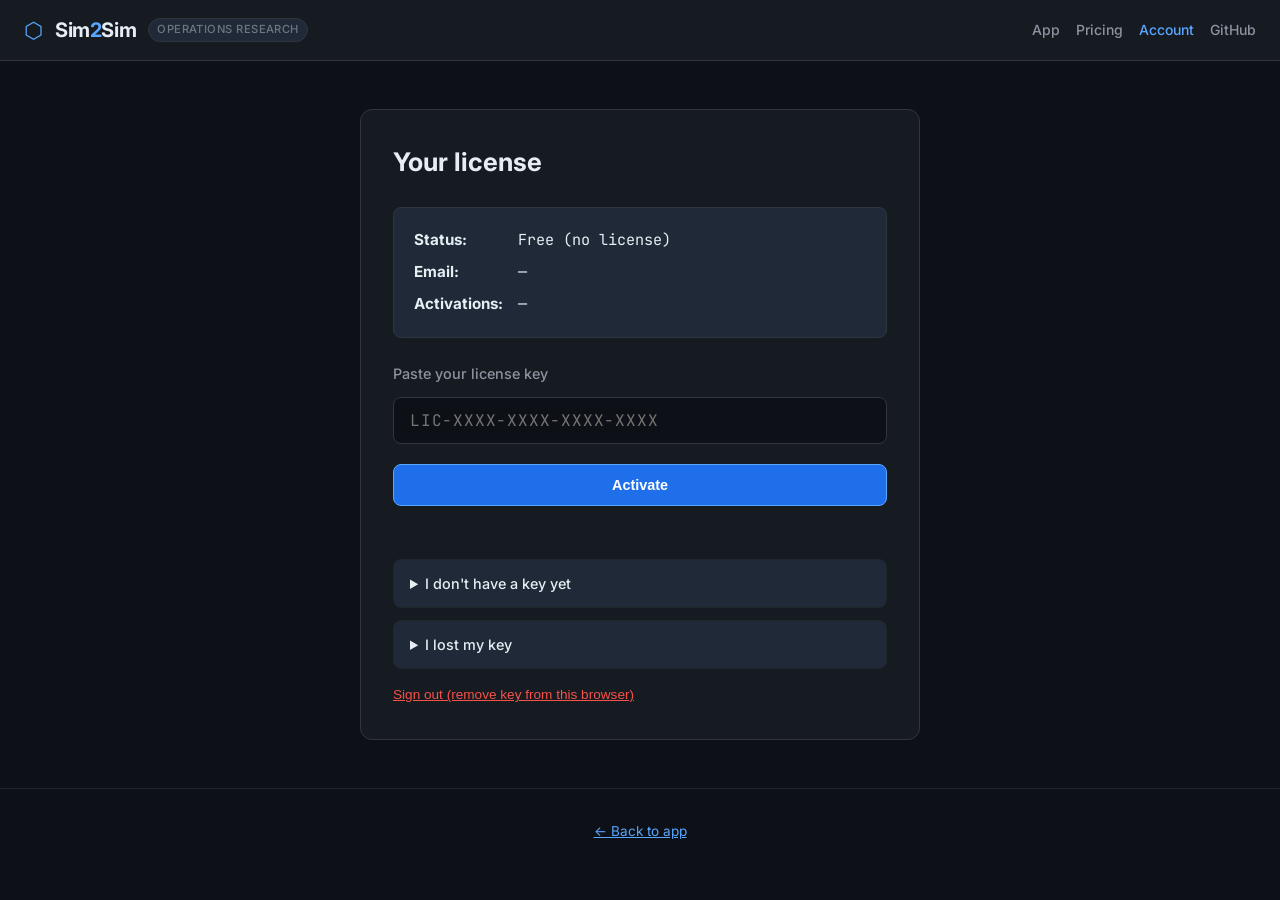
<file: static/account.html>
<!DOCTYPE html>
<html lang="en">
<head>
  <meta charset="UTF-8" />
  <meta name="viewport" content="width=device-width, initial-scale=1.0" />
  <meta name="description" content="Activate your Sim2Sim Pro or Team license key." />
  <title>Account — Sim2Sim</title>
  <link rel="preconnect" href="https://fonts.googleapis.com" />
  <link rel="preconnect" href="https://fonts.gstatic.com" crossorigin />
  <link href="https://fonts.googleapis.com/css2?family=Inter:wght@300;400;500;600;700&family=JetBrains+Mono:wght@400;500&display=swap" rel="stylesheet" />
  <link rel="stylesheet" href="/static/css/style.css" />
  <link rel="stylesheet" href="/static/css/billing.css" />
</head>
<body>

<header class="app-header">
  <div class="header-inner">
    <a href="/" class="brand" style="text-decoration:none;color:inherit;">
      <span class="brand-icon">⬡</span>
      <span class="brand-name">Sim<span class="brand-accent">2</span>Sim</span>
      <span class="brand-tag">Operations Research</span>
    </a>
    <nav class="header-nav">
      <a href="/" class="nav-link">App</a>
      <a href="/pricing" class="nav-link">Pricing</a>
      <a href="/account" class="nav-link" style="color:var(--accent);">Account</a>
      <a href="https://github.com/Gavand1969/sim2sim" target="_blank" rel="noopener" class="nav-link">GitHub</a>
    </nav>
  </div>
</header>

<main class="billing-main">
  <section class="account-card">
    <h1>Your license</h1>

    <div id="status-block" class="status-block status-empty">
      <p class="status-line"><strong>Status:</strong> <span id="status-tier">No license</span></p>
      <p class="status-line"><strong>Email:</strong> <span id="status-email">—</span></p>
      <p class="status-line"><strong>Activations:</strong> <span id="status-count">—</span></p>
    </div>

    <form id="activate-form" class="activate-form">
      <label for="key-input">Paste your license key</label>
      <input type="text" id="key-input" name="key"
             placeholder="LIC-XXXX-XXXX-XXXX-XXXX"
             autocomplete="off" spellcheck="false" />
      <button type="submit" class="btn-primary">Activate</button>
      <p id="activate-msg" class="activate-msg" role="status"></p>
    </form>

    <details class="account-help">
      <summary>I don't have a key yet</summary>
      <p>Head to the <a href="/pricing">Pricing page</a> to buy Pro or Team.
         Your license key will be emailed to you immediately after checkout.</p>
    </details>

    <details class="account-help">
      <summary>I lost my key</summary>
      <p>Search your inbox for "Sim2Sim license". If you can't find it,
         email <a href="mailto:gavanderson13@gmail.com">gavanderson13@gmail.com</a>
         from the address you used at checkout.</p>
    </details>

    <button id="clear-license" class="link-danger">Sign out (remove key from this browser)</button>
  </section>
</main>

<footer class="billing-footer">
  <p><a href="/">← Back to app</a></p>
</footer>

<script src="/static/js/license.js" defer></script>
<script src="/static/js/account-page.js" defer></script>
</body>
</html>
</file>
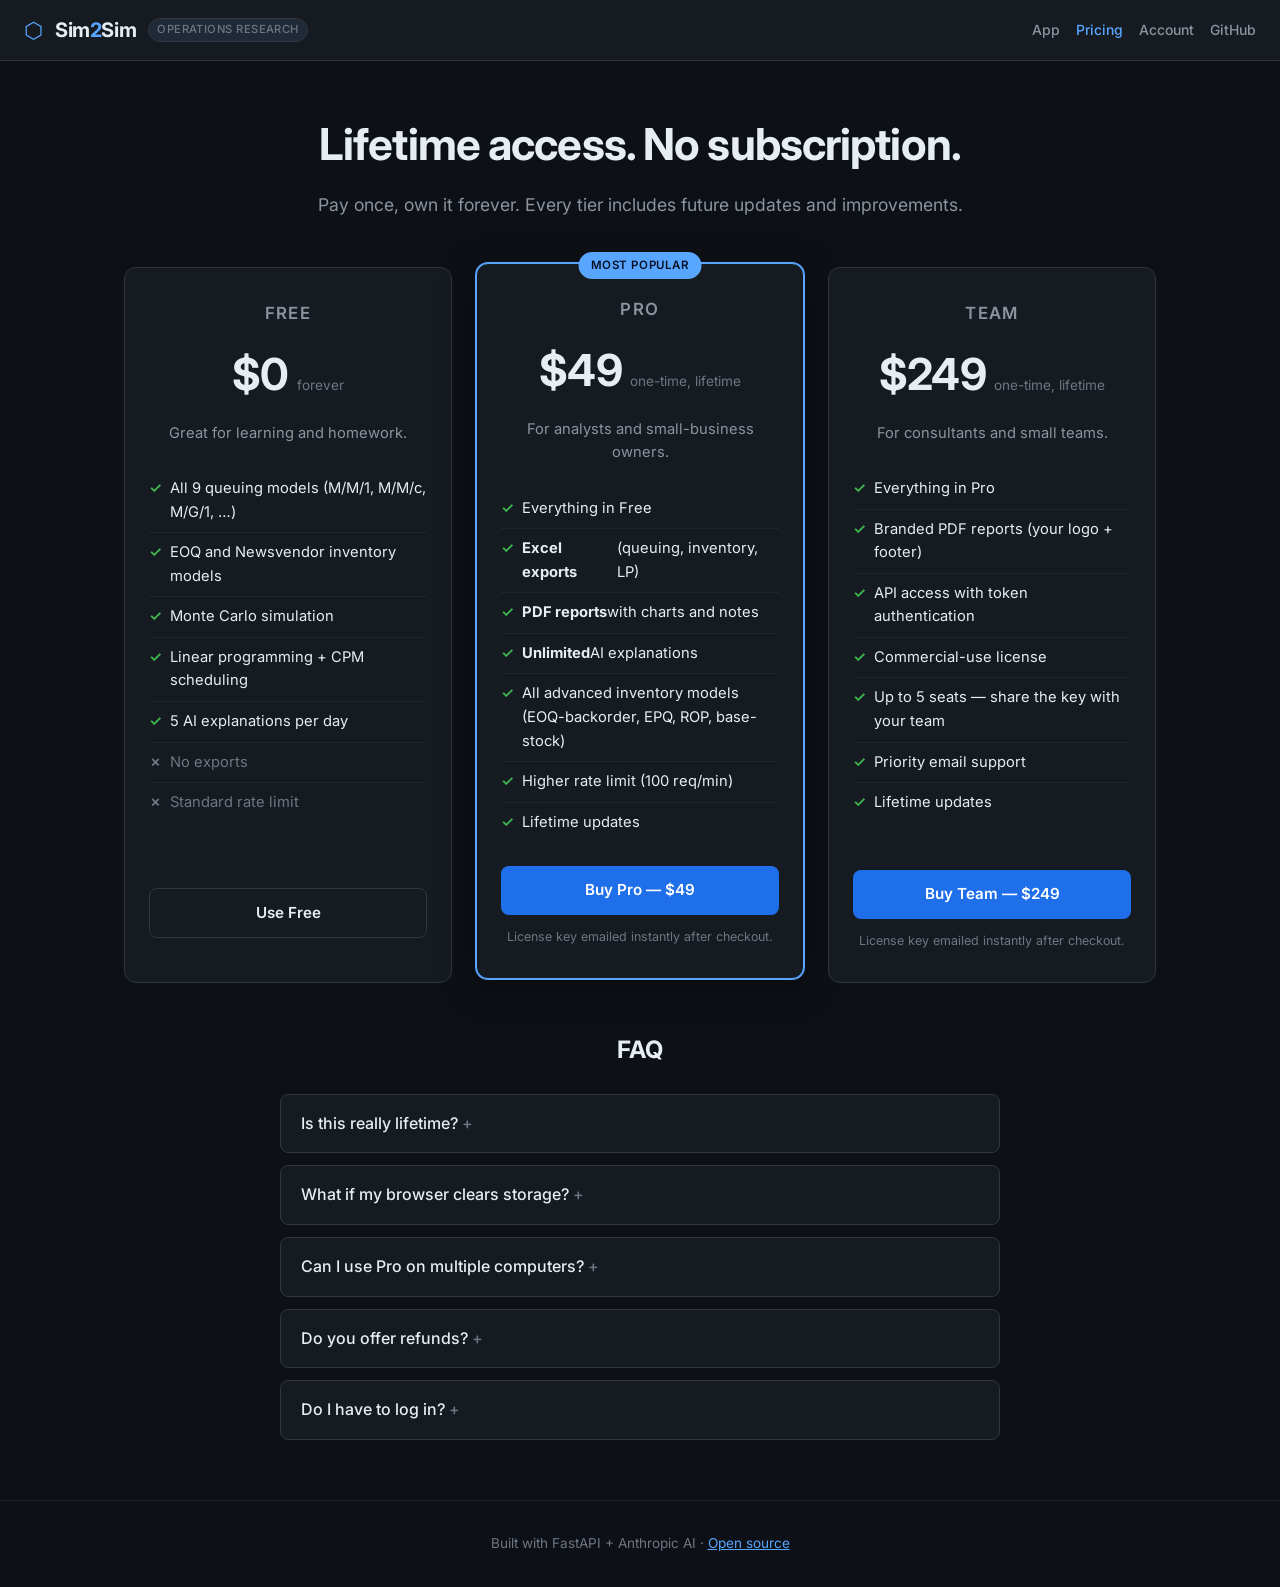
<file: static/pricing.html>
<!DOCTYPE html>
<html lang="en">
<head>
  <meta charset="UTF-8" />
  <meta name="viewport" content="width=device-width, initial-scale=1.0" />
  <meta name="description" content="Sim2Sim pricing — Free, Pro, and Team tiers. Lifetime licenses, no subscription." />
  <title>Pricing — Sim2Sim</title>
  <link rel="preconnect" href="https://fonts.googleapis.com" />
  <link rel="preconnect" href="https://fonts.gstatic.com" crossorigin />
  <link href="https://fonts.googleapis.com/css2?family=Inter:wght@300;400;500;600;700&family=JetBrains+Mono:wght@400;500&display=swap" rel="stylesheet" />
  <link rel="stylesheet" href="/static/css/style.css" />
  <link rel="stylesheet" href="/static/css/billing.css" />
</head>
<body>

<header class="app-header">
  <div class="header-inner">
    <a href="/" class="brand" style="text-decoration:none;color:inherit;">
      <span class="brand-icon">⬡</span>
      <span class="brand-name">Sim<span class="brand-accent">2</span>Sim</span>
      <span class="brand-tag">Operations Research</span>
    </a>
    <nav class="header-nav">
      <a href="/" class="nav-link">App</a>
      <a href="/pricing" class="nav-link" style="color:var(--accent);">Pricing</a>
      <a href="/account" class="nav-link">Account</a>
      <a href="https://github.com/Gavand1969/sim2sim" target="_blank" rel="noopener" class="nav-link">GitHub</a>
    </nav>
  </div>
</header>

<main class="billing-main">
  <section class="billing-hero">
    <h1>Lifetime access. No subscription.</h1>
    <p>Pay once, own it forever. Every tier includes future updates and improvements.</p>
  </section>

  <section class="pricing-grid">
    <!-- ── FREE ── -->
    <article class="price-card">
      <header class="price-card-head">
        <h2>Free</h2>
        <div class="price">
          <span class="price-amount">$0</span>
          <span class="price-period">forever</span>
        </div>
        <p class="price-tagline">Great for learning and homework.</p>
      </header>
      <ul class="price-features">
        <li>All 9 queuing models (M/M/1, M/M/c, M/G/1, …)</li>
        <li>EOQ and Newsvendor inventory models</li>
        <li>Monte Carlo simulation</li>
        <li>Linear programming + CPM scheduling</li>
        <li>5 AI explanations per day</li>
        <li class="muted">No exports</li>
        <li class="muted">Standard rate limit</li>
      </ul>
      <a class="price-cta secondary" href="/">Use Free</a>
    </article>

    <!-- ── PRO ── -->
    <article class="price-card featured" data-tier="pro">
      <div class="price-badge">Most popular</div>
      <header class="price-card-head">
        <h2>Pro</h2>
        <div class="price">
          <span class="price-amount">$49</span>
          <span class="price-period">one-time, lifetime</span>
        </div>
        <p class="price-tagline">For analysts and small-business owners.</p>
      </header>
      <ul class="price-features">
        <li>Everything in Free</li>
        <li><strong>Excel exports</strong> (queuing, inventory, LP)</li>
        <li><strong>PDF reports</strong> with charts and notes</li>
        <li><strong>Unlimited</strong> AI explanations</li>
        <li>All advanced inventory models (EOQ-backorder, EPQ, ROP, base-stock)</li>
        <li>Higher rate limit (100 req/min)</li>
        <li>Lifetime updates</li>
      </ul>
      <a class="price-cta primary" id="cta-pro" href="#" target="_blank" rel="noopener">Buy Pro — $49</a>
      <p class="price-fine">License key emailed instantly after checkout.</p>
    </article>

    <!-- ── TEAM ── -->
    <article class="price-card" data-tier="team">
      <header class="price-card-head">
        <h2>Team</h2>
        <div class="price">
          <span class="price-amount">$249</span>
          <span class="price-period">one-time, lifetime</span>
        </div>
        <p class="price-tagline">For consultants and small teams.</p>
      </header>
      <ul class="price-features">
        <li>Everything in Pro</li>
        <li>Branded PDF reports (your logo + footer)</li>
        <li>API access with token authentication</li>
        <li>Commercial-use license</li>
        <li>Up to 5 seats — share the key with your team</li>
        <li>Priority email support</li>
        <li>Lifetime updates</li>
      </ul>
      <a class="price-cta primary" id="cta-team" href="#" target="_blank" rel="noopener">Buy Team — $249</a>
      <p class="price-fine">License key emailed instantly after checkout.</p>
    </article>
  </section>

  <section class="faq">
    <h2>FAQ</h2>
    <details><summary>Is this really lifetime?</summary>
      <p>Yes. Pay once, use it forever. All future updates included.</p></details>
    <details><summary>What if my browser clears storage?</summary>
      <p>Your license key was emailed to you — just paste it on the
        <a href="/account">Account page</a> again. You can re-activate as many times as needed.</p></details>
    <details><summary>Can I use Pro on multiple computers?</summary>
      <p>Yes. The key is yours — use it on every machine and browser you own.</p></details>
    <details><summary>Do you offer refunds?</summary>
      <p>Yes. Email us within 14 days and we'll refund, no questions asked.</p></details>
    <details><summary>Do I have to log in?</summary>
      <p>No login. After purchase you'll get a license key by email — paste it once and you're done.</p></details>
  </section>
</main>

<footer class="billing-footer">
  <p>Built with FastAPI + Anthropic AI · <a href="https://github.com/Gavand1969/sim2sim">Open source</a></p>
</footer>

<script src="/static/js/license.js" defer></script>
<script src="/static/js/pricing-cta.js" defer></script>
</body>
</html>
</file>
<file: static/css/style.css>
/* ════════════════════════════════════════════════════════
   Sim2Sim — Dark Professional Theme
   Design tokens → component styles → layout → utilities
   ════════════════════════════════════════════════════════ */

/* ── Design Tokens ───────────────────────────────────── */
:root {
  /* Colors */
  --bg-base:       #0d1117;
  --bg-surface:    #161b22;
  --bg-elevated:   #1f2937;
  --bg-hover:      #2d3748;

  --border:        #30363d;
  --border-light:  #21262d;

  --text-primary:  #e6edf3;
  --text-secondary:#8b949e;
  --text-muted:    #6e7681;

  --accent:        #58a6ff;
  --accent-dark:   #1f6feb;
  --accent-hover:  #79c0ff;
  --success:       #3fb950;
  --warning:       #d29922;
  --danger:        #f85149;

  --chart-blue:    #58a6ff;
  --chart-green:   #3fb950;
  --chart-orange:  #f0883e;
  --chart-purple:  #bc8cff;

  /* Typography */
  --font-sans: 'Inter', -apple-system, BlinkMacSystemFont, sans-serif;
  --font-mono: 'JetBrains Mono', 'Fira Code', monospace;

  /* Spacing */
  --space-1: 0.25rem;
  --space-2: 0.5rem;
  --space-3: 0.75rem;
  --space-4: 1rem;
  --space-5: 1.25rem;
  --space-6: 1.5rem;
  --space-8: 2rem;
  --space-12: 3rem;

  /* Radii */
  --radius-sm: 4px;
  --radius-md: 8px;
  --radius-lg: 12px;

  /* Shadows */
  --shadow-md: 0 4px 16px rgba(0,0,0,.4);
  --shadow-lg: 0 8px 32px rgba(0,0,0,.5);
}

/* ── Reset ───────────────────────────────────────────── */
*, *::before, *::after { box-sizing: border-box; margin: 0; padding: 0; }

html { font-size: 16px; scroll-behavior: smooth; }

body {
  font-family: var(--font-sans);
  background: var(--bg-base);
  color: var(--text-primary);
  line-height: 1.6;
  min-height: 100vh;
}

/* ── Header ──────────────────────────────────────────── */
.app-header {
  position: sticky; top: 0; z-index: 100;
  background: var(--bg-surface);
  border-bottom: 1px solid var(--border);
  backdrop-filter: blur(8px);
}
.header-inner {
  max-width: 1400px; margin: 0 auto;
  padding: var(--space-3) var(--space-6);
  display: flex; align-items: center; justify-content: space-between;
}
.brand { display: flex; align-items: center; gap: var(--space-3); }
.brand-icon { font-size: 1.4rem; color: var(--accent); }
.brand-name {
  font-size: 1.25rem; font-weight: 700;
  letter-spacing: -0.02em; color: var(--text-primary);
}
.brand-accent { color: var(--accent); }
.brand-tag {
  font-size: 0.7rem; font-weight: 500;
  color: var(--text-muted);
  background: var(--bg-elevated);
  border: 1px solid var(--border);
  padding: 2px 8px; border-radius: 99px;
  letter-spacing: 0.04em; text-transform: uppercase;
}
.header-nav { display: flex; gap: var(--space-4); }
.nav-link {
  color: var(--text-secondary); text-decoration: none;
  font-size: 0.875rem; font-weight: 500;
  transition: color 0.15s;
}
.nav-link:hover { color: var(--accent); }

/* ── Hero ────────────────────────────────────────────── */
.hero {
  text-align: center;
  padding: var(--space-12) var(--space-6) var(--space-8);
  max-width: 720px; margin: 0 auto;
}
.hero-title {
  font-size: clamp(2rem, 5vw, 3.25rem);
  font-weight: 700; letter-spacing: -0.03em;
  background: linear-gradient(135deg, var(--text-primary) 40%, var(--accent));
  -webkit-background-clip: text; -webkit-text-fill-color: transparent;
  background-clip: text;
  margin-bottom: var(--space-4);
}
.hero-sub {
  color: var(--text-secondary); font-size: 1.05rem; line-height: 1.7;
}

/* ── Tab Bar ─────────────────────────────────────────── */
.tab-bar {
  display: flex; gap: var(--space-2);
  max-width: 1400px; margin: 0 auto;
  padding: 0 var(--space-6) var(--space-4);
}
.tab {
  padding: var(--space-2) var(--space-5);
  border: 1px solid var(--border);
  border-radius: var(--radius-md);
  background: var(--bg-surface);
  color: var(--text-secondary);
  font-size: 0.875rem; font-weight: 500;
  cursor: pointer;
  transition: all 0.15s;
}
.tab:hover { border-color: var(--accent); color: var(--accent); }
.tab.active {
  background: var(--accent-dark);
  border-color: var(--accent);
  color: #fff;
}

/* ── Workspace ───────────────────────────────────────── */
.workspace {
  max-width: 1400px; margin: 0 auto;
  padding: 0 var(--space-6) var(--space-12);
}

/* ── Panel ───────────────────────────────────────────── */
.panel { display: none; }
.panel.active { display: block; }

.panel-layout {
  display: grid;
  grid-template-columns: 300px 1fr;
  gap: var(--space-6);
  align-items: start;
}
@media (max-width: 900px) {
  .panel-layout { grid-template-columns: 1fr; }
}

/* ── Input Card ──────────────────────────────────────── */
.input-card {
  background: var(--bg-surface);
  border: 1px solid var(--border);
  border-radius: var(--radius-lg);
  padding: var(--space-6);
  display: flex; flex-direction: column; gap: var(--space-4);
}
.card-title {
  font-size: 0.8rem; font-weight: 600;
  text-transform: uppercase; letter-spacing: 0.08em;
  color: var(--text-muted);
  padding-bottom: var(--space-3);
  border-bottom: 1px solid var(--border-light);
}

.field-label {
  display: block;
  font-size: 0.8rem; font-weight: 500;
  color: var(--text-secondary);
  margin-bottom: var(--space-1);
}
.unit { color: var(--text-muted); font-weight: 400; }
.field-hint { font-size: 0.72rem; color: var(--text-muted); margin-top: -10px; }

.field-input, .field-select {
  width: 100%;
  background: var(--bg-base);
  border: 1px solid var(--border);
  border-radius: var(--radius-sm);
  color: var(--text-primary);
  font-family: var(--font-mono);
  font-size: 0.9rem;
  padding: var(--space-2) var(--space-3);
  transition: border-color 0.15s;
  -webkit-appearance: none;
}
.field-input:focus, .field-select:focus {
  outline: none;
  border-color: var(--accent);
  box-shadow: 0 0 0 3px rgba(88,166,255,.15);
}
.field-select {
  cursor: pointer;
  background-image: url("data:image/svg+xml,%3Csvg xmlns='http://www.w3.org/2000/svg' width='12' height='12' viewBox='0 0 12 12'%3E%3Cpath fill='%238b949e' d='M6 8L1 3h10z'/%3E%3C/svg%3E");
  background-repeat: no-repeat;
  background-position: right 10px center;
  padding-right: 32px;
}

.utilization-preview {
  font-family: var(--font-mono);
  font-size: 0.85rem;
  color: var(--text-secondary);
  padding: var(--space-2) var(--space-3);
  background: var(--bg-base);
  border: 1px solid var(--border-light);
  border-radius: var(--radius-sm);
  text-align: center;
}
.utilization-preview.warning { color: var(--warning); border-color: var(--warning); }
.utilization-preview.danger  { color: var(--danger);  border-color: var(--danger);  }

.btn-primary {
  width: 100%;
  padding: var(--space-3) var(--space-4);
  background: var(--accent-dark);
  border: 1px solid var(--accent);
  border-radius: var(--radius-md);
  color: #fff;
  font-size: 0.9rem; font-weight: 600;
  cursor: pointer;
  transition: all 0.15s;
  margin-top: var(--space-2);
}
.btn-primary:hover  { background: var(--accent); }
.btn-primary:active { transform: scale(0.98); }
.btn-primary:disabled {
  opacity: 0.5; cursor: not-allowed;
  transform: none;
}

/* ── Results Area ────────────────────────────────────── */
.results-area {
  display: flex; flex-direction: column; gap: var(--space-6);
}

.empty-state {
  display: flex; flex-direction: column; align-items: center;
  gap: var(--space-4); padding: var(--space-12) 0;
  color: var(--text-muted);
}
.empty-icon { font-size: 3rem; opacity: 0.3; }

/* ── Metric Cards ────────────────────────────────────── */
.metric-grid {
  display: grid;
  grid-template-columns: repeat(auto-fill, minmax(150px, 1fr));
  gap: var(--space-4);
}
.metric-card {
  background: var(--bg-surface);
  border: 1px solid var(--border);
  border-radius: var(--radius-md);
  padding: var(--space-4) var(--space-5);
  transition: border-color 0.15s;
}
.metric-card:hover { border-color: var(--accent); }
.metric-card.highlight { border-color: var(--accent); background: rgba(31,111,235,.08); }
.metric-label {
  font-size: 0.7rem; font-weight: 600;
  text-transform: uppercase; letter-spacing: 0.08em;
  color: var(--text-muted); margin-bottom: var(--space-2);
}
.metric-value {
  font-family: var(--font-mono);
  font-size: 1.5rem; font-weight: 600;
  color: var(--text-primary); line-height: 1.2;
}
.metric-value.good    { color: var(--success); }
.metric-value.warning { color: var(--warning); }
.metric-value.danger  { color: var(--danger);  }
.metric-sub {
  font-size: 0.72rem; color: var(--text-muted);
  margin-top: var(--space-1);
}

/* ── Chart Container ─────────────────────────────────── */
.chart-card {
  background: var(--bg-surface);
  border: 1px solid var(--border);
  border-radius: var(--radius-lg);
  padding: var(--space-6);
}
.chart-card-title {
  font-size: 0.8rem; font-weight: 600;
  text-transform: uppercase; letter-spacing: 0.08em;
  color: var(--text-muted);
  margin-bottom: var(--space-4);
}
.chart-wrapper {
  position: relative;
  height: 280px;
}

/* ── CI Badge ────────────────────────────────────────── */
.ci-badge {
  display: inline-flex; align-items: center; gap: var(--space-2);
  font-size: 0.75rem; font-family: var(--font-mono);
  color: var(--text-secondary);
  background: var(--bg-elevated);
  border: 1px solid var(--border);
  border-radius: 99px;
  padding: 2px 10px;
}

/* ── AI Panel ────────────────────────────────────────── */
.ai-panel {
  max-width: 1400px; margin: 0 auto var(--space-12);
  padding: 0 var(--space-6);
}
.ai-inner {
  background: linear-gradient(135deg, rgba(31,111,235,.08), rgba(88,166,255,.04));
  border: 1px solid rgba(88,166,255,.25);
  border-radius: var(--radius-lg);
  padding: var(--space-6);
}
.ai-header {
  display: flex; align-items: center; gap: var(--space-3);
  margin-bottom: var(--space-4);
}
.ai-icon { color: var(--accent); font-size: 1.2rem; }
.ai-title { font-size: 0.875rem; font-weight: 600; color: var(--text-primary); }
.ai-model-badge {
  font-size: 0.7rem; font-weight: 500;
  color: var(--text-muted);
  background: var(--bg-elevated);
  border: 1px solid var(--border);
  padding: 1px 8px; border-radius: 99px;
}
.ai-body {
  color: var(--text-secondary); font-size: 0.9rem; line-height: 1.75;
  white-space: pre-wrap;
}

/* ── Loading Spinner ─────────────────────────────────── */
.spinner {
  display: inline-block;
  width: 16px; height: 16px;
  border: 2px solid var(--border);
  border-top-color: var(--accent);
  border-radius: 50%;
  animation: spin 0.7s linear infinite;
  vertical-align: middle;
  margin-right: var(--space-2);
}
@keyframes spin { to { transform: rotate(360deg); } }

/* ── Toast ───────────────────────────────────────────── */
.toast {
  position: fixed; bottom: var(--space-6); right: var(--space-6);
  padding: var(--space-3) var(--space-5);
  background: var(--bg-elevated);
  border: 1px solid var(--border);
  border-radius: var(--radius-md);
  color: var(--text-primary);
  font-size: 0.875rem;
  box-shadow: var(--shadow-lg);
  transform: translateY(120%);
  transition: transform 0.25s ease;
  z-index: 200;
  max-width: 360px;
}
.toast.show { transform: translateY(0); }
.toast.error { border-color: var(--danger); color: var(--danger); }

/* ── Sanity Badge ────────────────────────────────────── */
.sanity-badge {
  display: inline-flex; align-items: center; gap: 6px;
  font-size: 0.72rem; font-family: var(--font-mono);
  color: var(--success);
  background: rgba(63,185,80,.1);
  border: 1px solid rgba(63,185,80,.3);
  padding: 2px 10px; border-radius: 99px;
}

/* ── Formula Box (KaTeX) ─────────────────────────────── */
.formula-box {
  background: var(--bg-base);
  border: 1px solid var(--border-light);
  border-radius: var(--radius-sm);
  padding: var(--space-3) var(--space-4);
  font-size: 0.9rem;
  color: var(--text-secondary);
  overflow-x: auto;
  white-space: nowrap;
}
.formula-box .katex { font-size: 1em; }

/* ── Table Wrapper (scrollable) ──────────────────────── */
.table-wrapper {
  overflow-x: auto;
  border: 1px solid var(--border);
  border-radius: var(--radius-md);
}

/* ── Comparison / Results Tables ─────────────────────── */
.compare-table,
.results-table {
  width: 100%;
  border-collapse: collapse;
  font-size: 0.85rem;
}
.compare-table th,
.results-table th {
  background: var(--bg-elevated);
  color: var(--text-muted);
  font-size: 0.72rem;
  font-weight: 600;
  text-transform: uppercase;
  letter-spacing: 0.06em;
  padding: var(--space-2) var(--space-4);
  text-align: right;
  border-bottom: 1px solid var(--border);
  white-space: nowrap;
}
.compare-table th:first-child,
.results-table th:first-child { text-align: left; }
.compare-table td,
.results-table td {
  padding: var(--space-2) var(--space-4);
  border-bottom: 1px solid var(--border-light);
  font-family: var(--font-mono);
  font-size: 0.82rem;
  color: var(--text-secondary);
  text-align: right;
}
.compare-table td:first-child,
.results-table td:first-child {
  color: var(--text-primary);
  font-family: var(--font-sans);
  text-align: left;
}
.compare-table tr:last-child td,
.results-table tr:last-child td { border-bottom: none; }
.compare-table tr:hover td,
.results-table tr:hover td { background: var(--bg-hover); }

/* Highlighted binding constraint */
.results-table tr.binding td {
  color: var(--warning);
  background: rgba(210,153,34,.06);
}
.results-table tr.binding td:first-child { color: var(--warning); }

/* ── Scenario Builder ─────────────────────────────────── */
.scenario-list {
  display: flex;
  flex-direction: column;
  gap: var(--space-3);
}
.scenario-row {
  background: var(--bg-base);
  border: 1px solid var(--border);
  border-radius: var(--radius-md);
  padding: var(--space-3) var(--space-4);
  display: grid;
  grid-template-columns: auto 1fr 1fr 1fr auto;
  gap: var(--space-3);
  align-items: center;
}
.scenario-row .scenario-label {
  font-size: 0.78rem;
  font-weight: 600;
  color: var(--accent);
  white-space: nowrap;
}
.scenario-row input {
  width: 100%;
  background: var(--bg-surface);
  border: 1px solid var(--border);
  border-radius: var(--radius-sm);
  color: var(--text-primary);
  font-family: var(--font-mono);
  font-size: 0.85rem;
  padding: var(--space-1) var(--space-2);
}
.scenario-row input:focus {
  outline: none;
  border-color: var(--accent);
}
.btn-remove {
  background: none;
  border: 1px solid var(--border);
  border-radius: var(--radius-sm);
  color: var(--text-muted);
  font-size: 0.8rem;
  padding: 2px 8px;
  cursor: pointer;
  transition: all 0.15s;
}
.btn-remove:hover { border-color: var(--danger); color: var(--danger); }

.btn-secondary {
  padding: var(--space-2) var(--space-4);
  background: var(--bg-elevated);
  border: 1px solid var(--border);
  border-radius: var(--radius-md);
  color: var(--text-secondary);
  font-size: 0.85rem;
  font-weight: 500;
  cursor: pointer;
  transition: all 0.15s;
}
.btn-secondary:hover { border-color: var(--accent); color: var(--accent); }

/* ── LP Builder ───────────────────────────────────────── */
.lp-obj-row {
  display: flex;
  flex-wrap: wrap;
  gap: var(--space-2);
  align-items: center;
}
.coeff-row {
  display: flex;
  flex-wrap: wrap;
  gap: var(--space-2);
  align-items: center;
}
.coeff-row .coeff-group {
  display: flex;
  flex-direction: column;
  gap: 2px;
}
.coeff-row .coeff-label {
  font-size: 0.68rem;
  color: var(--text-muted);
  text-align: center;
}
.coeff-row input {
  width: 70px;
  background: var(--bg-base);
  border: 1px solid var(--border);
  border-radius: var(--radius-sm);
  color: var(--text-primary);
  font-family: var(--font-mono);
  font-size: 0.85rem;
  padding: var(--space-1) var(--space-2);
  text-align: center;
}
.coeff-row input:focus {
  outline: none;
  border-color: var(--accent);
}

.lp-constraint-row {
  display: flex;
  flex-wrap: wrap;
  gap: var(--space-2);
  align-items: center;
  padding: var(--space-2) var(--space-3);
  background: var(--bg-base);
  border: 1px solid var(--border-light);
  border-radius: var(--radius-sm);
}
.lp-constraint-row .constraint-name {
  width: 110px;
}
.lp-constraint-row .rhs-input {
  width: 80px;
}
.lp-constraint-row span.leq {
  font-family: var(--font-mono);
  color: var(--text-muted);
  font-size: 0.9rem;
}

/* ── CPM Builder ──────────────────────────────────────── */
.cpm-task-row {
  display: grid;
  grid-template-columns: 100px 80px 80px 1fr auto;
  gap: var(--space-2);
  align-items: center;
  padding: var(--space-2) var(--space-3);
  background: var(--bg-base);
  border: 1px solid var(--border-light);
  border-radius: var(--radius-sm);
}
.cpm-task-row input {
  width: 100%;
  background: var(--bg-surface);
  border: 1px solid var(--border);
  border-radius: var(--radius-sm);
  color: var(--text-primary);
  font-family: var(--font-mono);
  font-size: 0.83rem;
  padding: var(--space-1) var(--space-2);
}
.cpm-task-row input:focus {
  outline: none;
  border-color: var(--accent);
}

/* CPM critical path highlight */
.cpm-critical {
  color: var(--danger) !important;
  font-weight: 600;
}
.cpm-critical-row td { background: rgba(248,81,73,.06); }

/* ── Compare section card ─────────────────────────────── */
.compare-section {
  margin-top: var(--space-6);
  background: var(--bg-surface);
  border: 1px solid var(--border);
  border-radius: var(--radius-lg);
  padding: var(--space-6);
}
.compare-section-title {
  font-size: 0.8rem;
  font-weight: 600;
  text-transform: uppercase;
  letter-spacing: 0.08em;
  color: var(--text-muted);
  margin-bottom: var(--space-4);
  padding-bottom: var(--space-3);
  border-bottom: 1px solid var(--border-light);
}

/* ── Warning / note banner ────────────────────────────── */
.result-note {
  display: flex;
  gap: var(--space-3);
  padding: var(--space-3) var(--space-4);
  background: rgba(210,153,34,.08);
  border: 1px solid rgba(210,153,34,.3);
  border-radius: var(--radius-sm);
  font-size: 0.82rem;
  color: var(--warning);
  line-height: 1.5;
}
.result-note.info {
  background: rgba(88,166,255,.06);
  border-color: rgba(88,166,255,.25);
  color: var(--accent);
}

/* ── Scrollbar ───────────────────────────────────────── */
::-webkit-scrollbar { width: 6px; height: 6px; }
::-webkit-scrollbar-track { background: var(--bg-base); }
::-webkit-scrollbar-thumb { background: var(--border); border-radius: 3px; }
::-webkit-scrollbar-thumb:hover { background: var(--text-muted); }
</file>
<file: static/css/billing.css>
/* ════════════════════════════════════════════════════════
   Sim2Sim — Billing pages (pricing + account)
   ════════════════════════════════════════════════════════ */

.billing-main {
  max-width: 1080px;
  margin: 0 auto;
  padding: var(--space-12) var(--space-6);
}

.billing-hero {
  text-align: center;
  margin-bottom: var(--space-12);
}
.billing-hero h1 {
  font-size: clamp(2rem, 4vw, 2.75rem);
  font-weight: 700;
  letter-spacing: -0.02em;
  color: var(--text-primary);
  margin-bottom: var(--space-3);
}
.billing-hero p {
  color: var(--text-secondary);
  font-size: 1.1rem;
}

/* ── Pricing grid ── */
.pricing-grid {
  display: grid;
  grid-template-columns: repeat(auto-fit, minmax(280px, 1fr));
  gap: var(--space-6);
  margin-bottom: var(--space-12);
}

.price-card {
  background: var(--bg-surface);
  border: 1px solid var(--border);
  border-radius: var(--radius-lg);
  padding: var(--space-8) var(--space-6);
  display: flex;
  flex-direction: column;
  position: relative;
  transition: border-color .15s ease, transform .15s ease;
}
.price-card:hover { border-color: var(--accent); }
.price-card.featured {
  border-color: var(--accent);
  box-shadow: 0 0 0 1px var(--accent), var(--shadow-lg);
  transform: translateY(-4px);
}
.price-badge {
  position: absolute;
  top: -12px; left: 50%;
  transform: translateX(-50%);
  background: var(--accent);
  color: #061226;
  font-size: 0.72rem;
  font-weight: 600;
  letter-spacing: 0.05em;
  padding: 4px 12px;
  border-radius: 999px;
  text-transform: uppercase;
}
.price-card-head { text-align: center; margin-bottom: var(--space-6); }
.price-card-head h2 {
  font-size: 1.05rem;
  text-transform: uppercase;
  letter-spacing: 0.08em;
  color: var(--text-secondary);
  font-weight: 600;
  margin-bottom: var(--space-3);
}
.price { display: flex; align-items: baseline; justify-content: center; gap: var(--space-2); margin-bottom: var(--space-3); }
.price-amount { font-size: 2.75rem; font-weight: 700; color: var(--text-primary); letter-spacing: -0.02em; }
.price-period { color: var(--text-muted); font-size: 0.85rem; }
.price-tagline { color: var(--text-secondary); font-size: 0.92rem; }

.price-features {
  list-style: none;
  padding: 0;
  margin: 0 0 var(--space-6) 0;
  flex-grow: 1;
  font-size: 0.92rem;
}
.price-features li {
  padding: var(--space-2) 0;
  color: var(--text-primary);
  border-bottom: 1px solid var(--border-light);
  display: flex; align-items: flex-start;
}
.price-features li:last-child { border-bottom: none; }
.price-features li::before {
  content: "✓";
  color: var(--success);
  margin-right: var(--space-2);
  font-weight: 600;
  flex-shrink: 0;
}
.price-features li.muted { color: var(--text-muted); }
.price-features li.muted::before { content: "✗"; color: var(--text-muted); }
.price-features strong { color: var(--text-primary); }

.price-cta {
  display: block;
  text-align: center;
  padding: var(--space-3) var(--space-5);
  border-radius: var(--radius-md);
  font-weight: 600;
  font-size: 0.95rem;
  text-decoration: none;
  transition: background .15s ease, color .15s ease;
  margin-bottom: var(--space-3);
}
.price-cta.primary {
  background: var(--accent-dark);
  color: #fff;
}
.price-cta.primary:hover { background: var(--accent); }
.price-cta.secondary {
  background: transparent;
  color: var(--text-primary);
  border: 1px solid var(--border);
}
.price-cta.secondary:hover { border-color: var(--accent); color: var(--accent); }
.price-fine { font-size: 0.78rem; color: var(--text-muted); text-align: center; }

/* ── FAQ ── */
.faq {
  max-width: 720px;
  margin: 0 auto;
}
.faq h2 {
  text-align: center;
  margin-bottom: var(--space-6);
  color: var(--text-primary);
  font-size: 1.5rem;
}
.faq details {
  background: var(--bg-surface);
  border: 1px solid var(--border);
  border-radius: var(--radius-md);
  padding: var(--space-4) var(--space-5);
  margin-bottom: var(--space-3);
}
.faq details[open] { border-color: var(--accent); }
.faq summary {
  cursor: pointer;
  font-weight: 500;
  color: var(--text-primary);
  list-style: none;
}
.faq summary::-webkit-details-marker { display: none; }
.faq summary::after { content: "  +"; color: var(--text-muted); }
.faq details[open] summary::after { content: "  −"; color: var(--accent); }
.faq details p {
  margin-top: var(--space-3);
  color: var(--text-secondary);
  line-height: 1.6;
}

/* ── Footer ── */
.billing-footer {
  text-align: center;
  padding: var(--space-8) var(--space-6);
  color: var(--text-muted);
  font-size: 0.85rem;
  border-top: 1px solid var(--border-light);
}
.billing-footer a { color: var(--accent); }

/* ── Account page ── */
.account-card {
  max-width: 560px;
  margin: 0 auto;
  background: var(--bg-surface);
  border: 1px solid var(--border);
  border-radius: var(--radius-lg);
  padding: var(--space-8);
}
.account-card h1 {
  font-size: 1.6rem;
  margin-bottom: var(--space-6);
  color: var(--text-primary);
}

.status-block {
  background: var(--bg-elevated);
  border: 1px solid var(--border);
  border-radius: var(--radius-md);
  padding: var(--space-5);
  margin-bottom: var(--space-6);
}
.status-block.status-active { border-color: var(--success); background: rgba(63,185,80,.05); }
.status-line { color: var(--text-secondary); margin-bottom: var(--space-2); font-size: 0.95rem; }
.status-line:last-child { margin-bottom: 0; }
.status-line strong { color: var(--text-primary); display: inline-block; min-width: 100px; }
.status-line span { color: var(--text-primary); font-family: var(--font-mono); }

.activate-form { display: flex; flex-direction: column; gap: var(--space-3); margin-bottom: var(--space-6); }
.activate-form label { font-size: 0.9rem; color: var(--text-secondary); font-weight: 500; }
.activate-form input {
  background: var(--bg-base);
  border: 1px solid var(--border);
  color: var(--text-primary);
  padding: var(--space-3) var(--space-4);
  border-radius: var(--radius-md);
  font-family: var(--font-mono);
  font-size: 1rem;
  letter-spacing: 0.05em;
}
.activate-form input:focus { outline: none; border-color: var(--accent); }
.activate-form button { padding: var(--space-3) var(--space-5); }

.activate-msg { font-size: 0.9rem; min-height: 1.2em; color: var(--text-muted); }
.activate-msg.success { color: var(--success); }
.activate-msg.error { color: var(--danger); }

.account-help {
  background: var(--bg-elevated);
  border: 1px solid var(--border-light);
  border-radius: var(--radius-md);
  padding: var(--space-3) var(--space-4);
  margin-bottom: var(--space-3);
  font-size: 0.9rem;
}
.account-help summary {
  cursor: pointer;
  color: var(--text-primary);
  font-weight: 500;
}
.account-help p { color: var(--text-secondary); margin-top: var(--space-2); line-height: 1.6; }
.account-help a { color: var(--accent); }

.link-danger {
  background: none;
  border: none;
  color: var(--danger);
  font-size: 0.85rem;
  cursor: pointer;
  padding: 0;
  text-decoration: underline;
}
.link-danger:hover { color: #ff7269; }

/* ── Upgrade modal (used by app.js) ── */
.upgrade-modal-bg {
  position: fixed; inset: 0;
  background: rgba(0,0,0,.6);
  display: flex; align-items: center; justify-content: center;
  z-index: 1000;
  backdrop-filter: blur(4px);
}
.upgrade-modal {
  background: var(--bg-surface);
  border: 1px solid var(--accent);
  border-radius: var(--radius-lg);
  padding: var(--space-8);
  max-width: 440px;
  width: calc(100% - var(--space-8));
  box-shadow: var(--shadow-lg);
  text-align: center;
}
.upgrade-modal h3 { font-size: 1.4rem; color: var(--text-primary); margin-bottom: var(--space-3); }
.upgrade-modal p  { color: var(--text-secondary); margin-bottom: var(--space-6); line-height: 1.6; }
.upgrade-modal .modal-actions { display: flex; gap: var(--space-3); justify-content: center; }
.upgrade-modal a, .upgrade-modal button {
  padding: var(--space-3) var(--space-5);
  border-radius: var(--radius-md);
  font-weight: 600;
  text-decoration: none;
  cursor: pointer;
  border: 1px solid var(--border);
  background: transparent;
  color: var(--text-primary);
  font-size: 0.92rem;
}
.upgrade-modal a.cta-primary {
  background: var(--accent-dark);
  border-color: var(--accent-dark);
  color: #fff;
}
.upgrade-modal a.cta-primary:hover { background: var(--accent); }

/* ── Pro badge for app header ── */
.tier-pill {
  display: inline-block;
  padding: 2px 10px;
  border-radius: 999px;
  font-size: 0.7rem;
  font-weight: 600;
  letter-spacing: 0.06em;
  text-transform: uppercase;
  margin-left: var(--space-2);
  vertical-align: middle;
}
.tier-pill.free { background: var(--bg-elevated); color: var(--text-muted); border: 1px solid var(--border); }
.tier-pill.pro  { background: rgba(31,111,235,.15); color: var(--accent); border: 1px solid var(--accent-dark); }
.tier-pill.team { background: rgba(63,185,80,.15); color: var(--success); border: 1px solid var(--success); }
</file>
